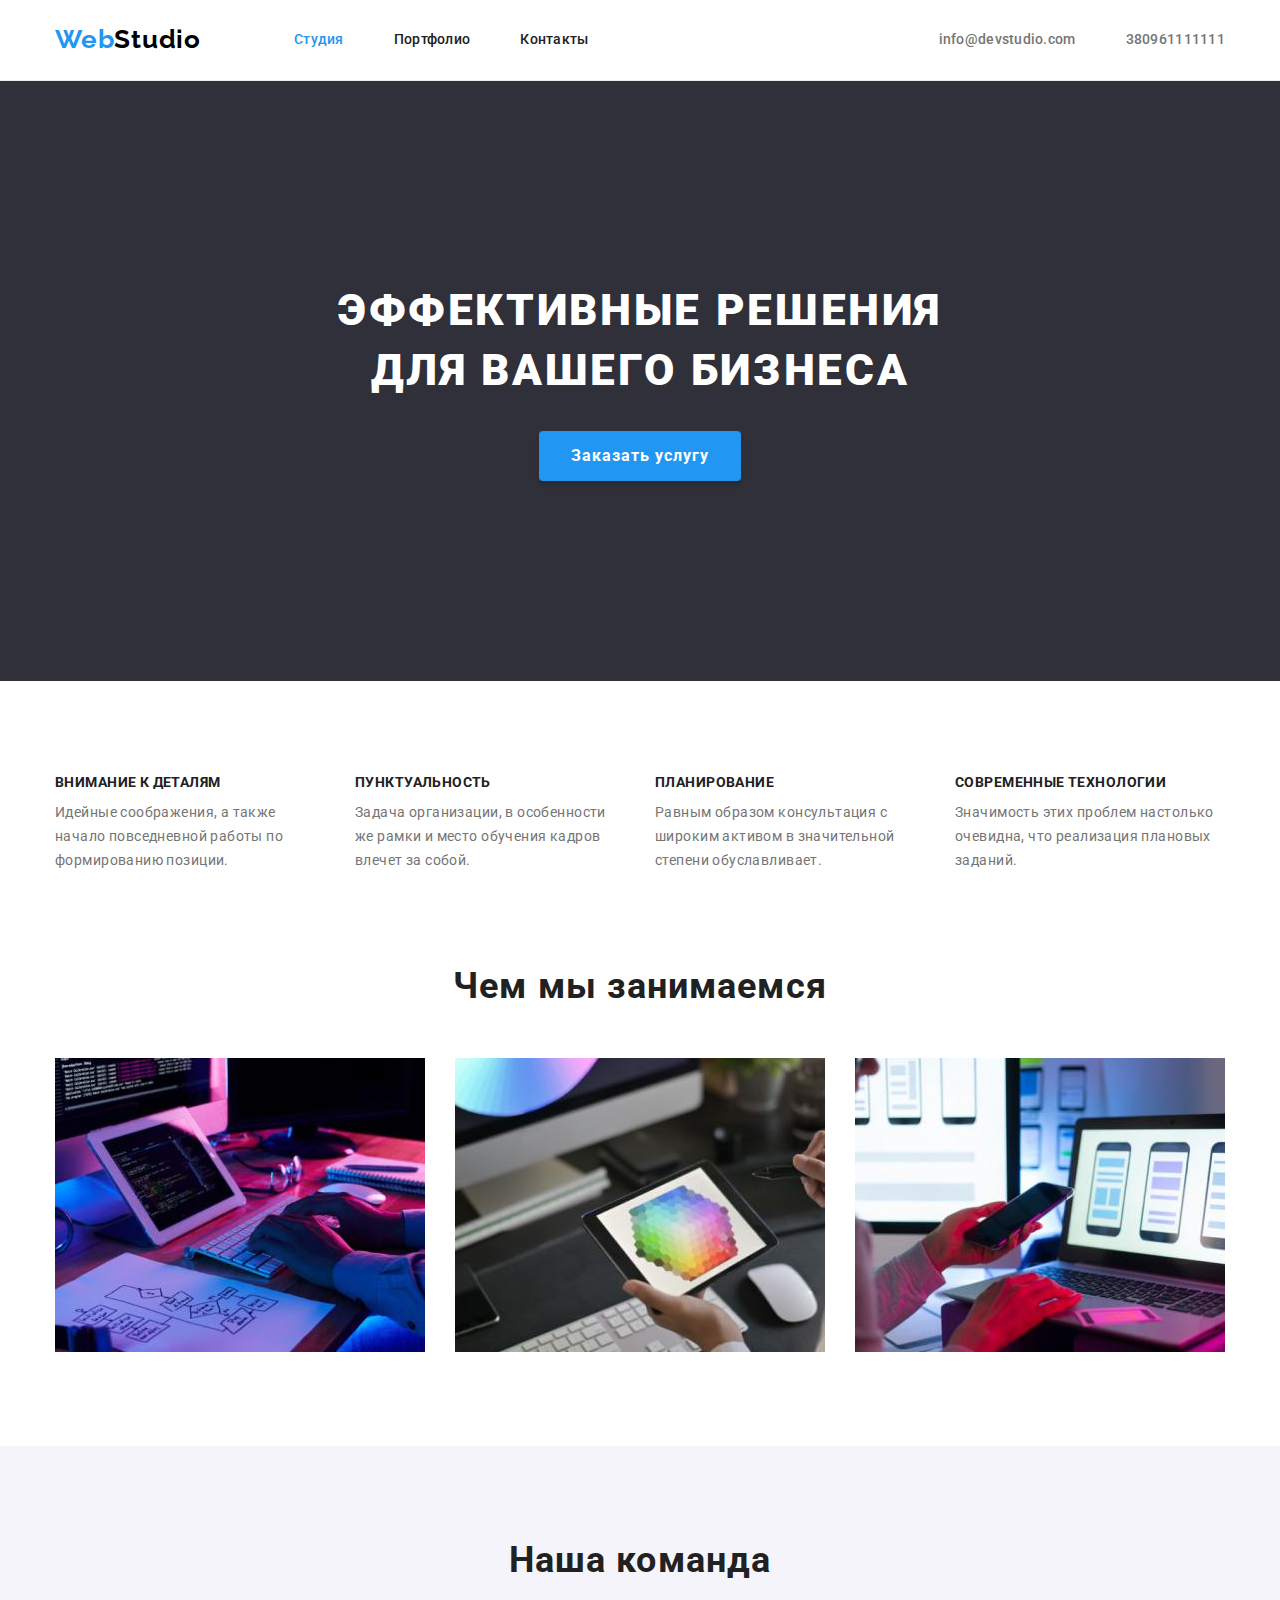
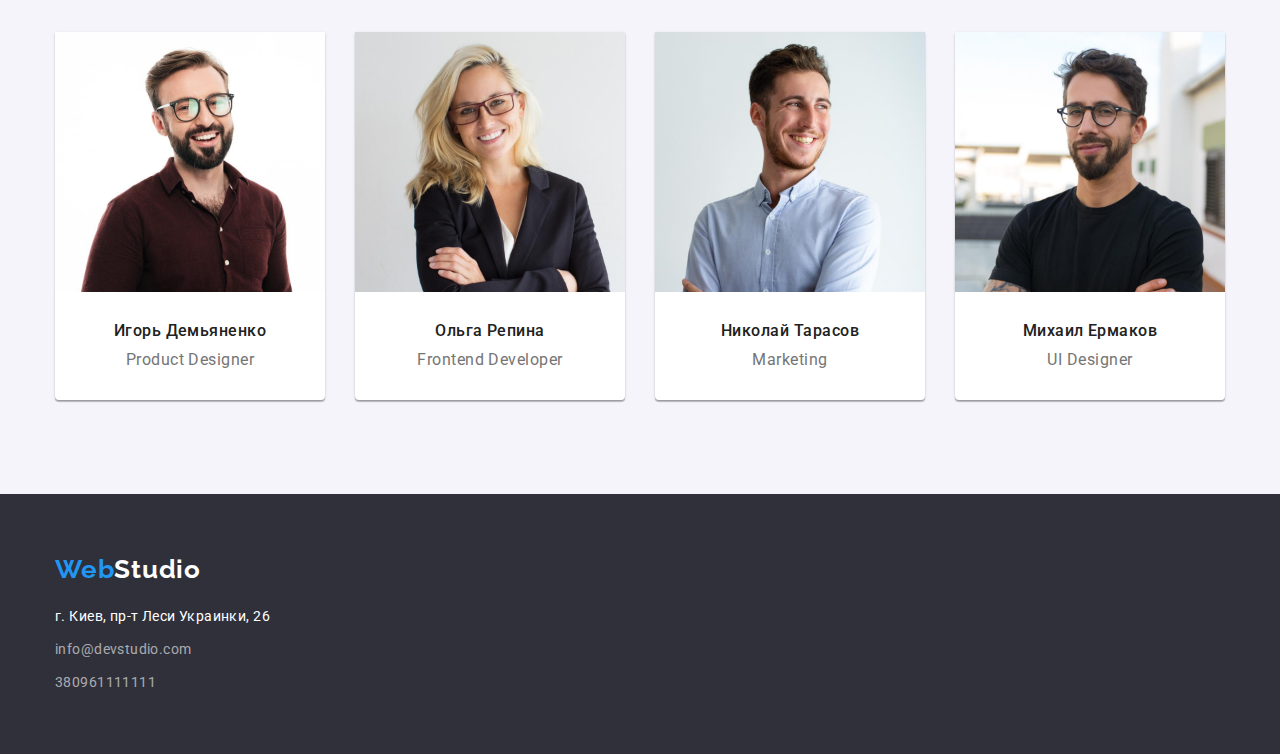
<file: index.html>
<!DOCTYPE html>
<html lang="ru">
  <head>
    <meta charset="UTF-8" />
    <meta http-equiv="X-UA-Compatible" content="IE=edge" />
    <meta name="viewport" content="width=device-width, initial-scale=1.0" />
    <title>WebStudio</title>
    <link
      rel="stylesheet"
      href="https://fonts.googleapis.com/css2?family=Raleway:wght@700&family=Roboto:wght@400;500;700;900&display=swap"
    />
    <link
      rel="stylesheet"
      href="https://cdnjs.cloudflare.com/ajax/libs/modern-normalize/1.1.0/modern-normalize.min.css"
    />
    <link rel="stylesheet" href="./css/slyles.css" />
  </head>
  <body>
    <header class="header-section">
      <div class="container header">
        <nav class="navigation position">
          <a href="/index.html" class="header-logo">
            <span class="logo-color-blue">Web</span>Studio</a
          >
          <ul class="site-navigation">
            <li class="navigation-list list">
              <a href="./index.html" class="link current">Студия</a>
            </li>
            <li class="navigation-list list">
              <a href="./portfolio.html" class="link">Портфолио</a>
            </li>
            <li class="navigation-list list">
              <a href="./portfolio.html" class="link">Контакты</a>
            </li>
          </ul>
        </nav>
        <ul class="contacts">
          <li class="contacts-list list">
            <a href="mailto:" class="link">info@devstudio.com</a>
          </li>
          <li class="contacts-list list">
            <a href="tel:+" class="link">380961111111</a>
          </li>
        </ul>
      </div>
    </header>
    <main>
      <section class="hero-section">
        <div class="container hero">
          <!-- hero -->
          <h1 class="hero-title">Эффективные решения для вашего бизнеса</h1>
          <button type="button" class="hero-button">Заказать услугу</button>
        </div>
      </section>
      <section class="advantages section">
        <div class="container">
          <h2 class="advantages-title visually-hidden">преимущества</h2>
          <!-- заголовок скроем в css -->
          <ul class="advantages-list">
            <li class="list">
              <h3 class="advantages-subtitle">Внимание к деталям</h3>
              <p class="advantages-description">
                Идейные соображения, а также начало повседневной работы по
                формированию позиции.
              </p>
            </li>
            <li class="list">
              <h3 class="advantages-subtitle">Пунктуальность</h3>
              <p class="advantages-description">
                Задача организации, в особенности же рамки и место обучения
                кадров влечет за собой.
              </p>
            </li>
            <li class="list">
              <h3 class="advantages-subtitle">Планирование</h3>
              <p class="advantages-description">
                Равным образом консультация с широким активом в значительной
                степени обуславливает.
              </p>
            </li>
            <li class="list">
              <h3 class="advantages-subtitle">Современные технологии</h3>
              <p class="advantages-description">
                Значимость этих проблем настолько очевидна, что реализация
                плановых заданий.
              </p>
            </li>
          </ul>
        </div>
      </section>
      <section class="businessline-section">
        <div class="container">
          <h2 class="businessline-title">Чем мы занимаемся</h2>
          <ul class="businessline-list">
            <li class="list">
              <img
                class="image"
                src="./images/image1.jpg"
                alt="Человек печатает на клавиатуре. Перед ним мокап дизайна. На ipad и на мониторе компьютера открыт редактор кода"
                width="370"
              />
            </li>
            <li class="list">
              <img
                class="image"
                src="./images/img2.jpg"
                alt="Девушка держит в руках ipad и рассматривает красочное изображение на экране"
                width="370"
              />
            </li>
            <li class="list">
              <img
                class="image"
                src="./images/img3.jpg"
                alt="Девушка сидит за ноутбуком с телефоном в руке, на экране ноутбука предоставлены разные варианты UI дизайна окон для телефонов"
                width="370"
              />
            </li>
          </ul>
        </div>
      </section>
      <section class="team-section section">
        <div class="container">
          <h2 class="team-title">Наша команда</h2>
          <ul class="team-list">
            <li class="list">
              <img
                class="image"
                src="./images/igor.jpg"
                alt="Фото"
                width="270"
              />
              <div class="image-description">
                <h3 class="team-subtitle">Игорь Демьяненко</h3>
                <p class="team-description">
                  <span lang="en">Product Designer</span>
                </p>
              </div>
            </li>
            <li class="list">
              <img
                class="image"
                src="./images/olga.jpg"
                alt="Фото"
                width="270"
              />
              <div class="image-description">
                <h3 class="team-subtitle">Ольга Репина</h3>
                <p class="team-description">
                  <span lang="en">Frontend Developer</span>
                </p>
              </div>
            </li>
            <li class="list">
              <img
                class="image"
                src="./images/nikolay.jpg"
                alt="Фото"
                width="270"
              />
              <div class="image-description">
                <h3 class="team-subtitle">Николай Тарасов</h3>
                <p class="team-description"><span lang="en">Marketing</span></p>
              </div>
            </li>
            <li class="list">
              <img
                class="image"
                src="./images/michail.jpg"
                alt="Фото"
                width="270"
              />
              <div class="image-description">
                <h3 class="team-subtitle">Михаил Ермаков</h3>
                <p class="team-description">
                  <span lang="en">UI Designer</span>
                </p>
              </div>
            </li>
          </ul>
        </div>
      </section>
    </main>
    <footer class="footer-section">
      <div class="container">
        <a href="/index.html" class="footer-logo">
          <span class="logo-color-blue">Web</span>Studio</a
        >
        <address>
          <ul class="footer-address">
            <li class="address-list list">
              <a
                href="http://goo.gl/maps/BJJgzseY3iaWjDUL6"
                target="_blank"
                rel="noopener noreferrer"
                class="link"
              >
                <span class="physical-address"
                  >г. Киев, пр-т Леси Украинки, 26</span
                ></a
              >
            </li>
            <li class="address-list list">
              <a href="mailto:" class="link">info@devstudio.com</a>
            </li>
            <li class="address-list list">
              <a href="tel:+" class="link">380961111111</a>
            </li>
          </ul>
        </address>
      </div>
    </footer>
  </body>
</html>
</file>
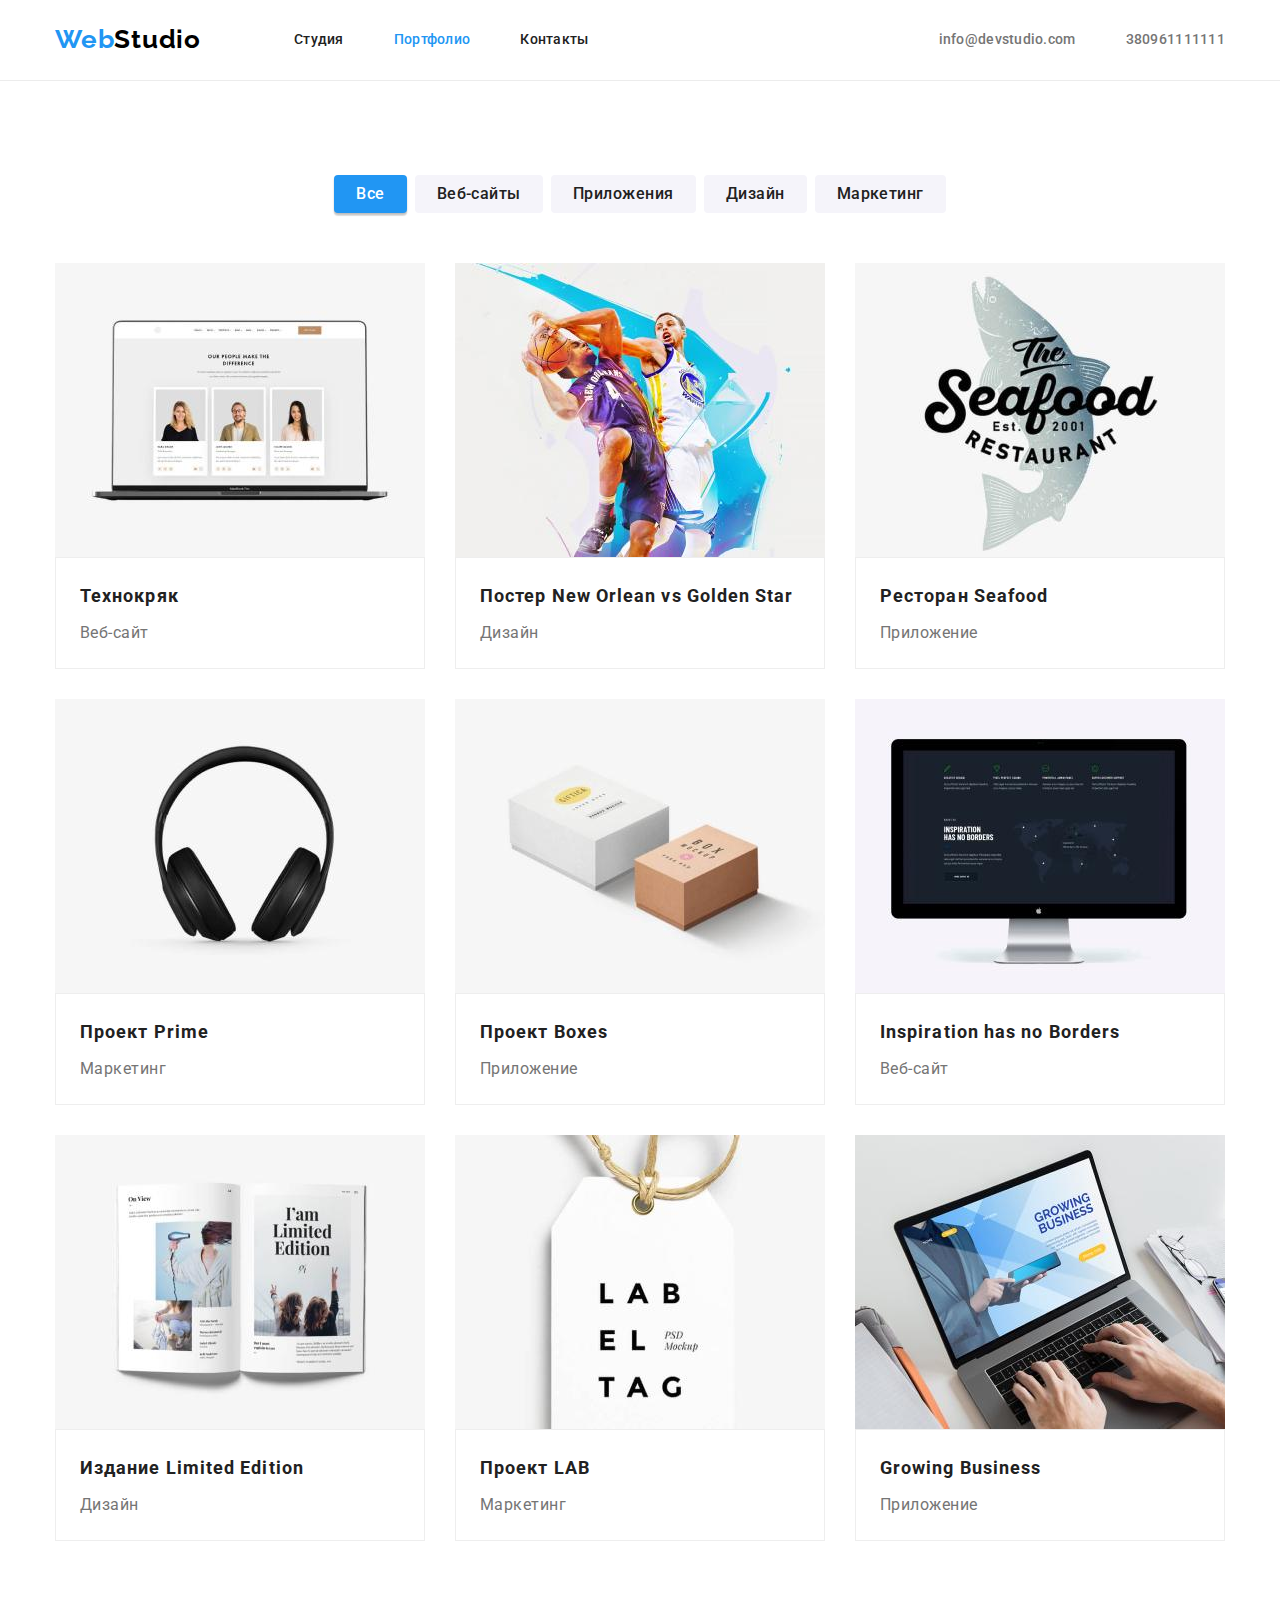
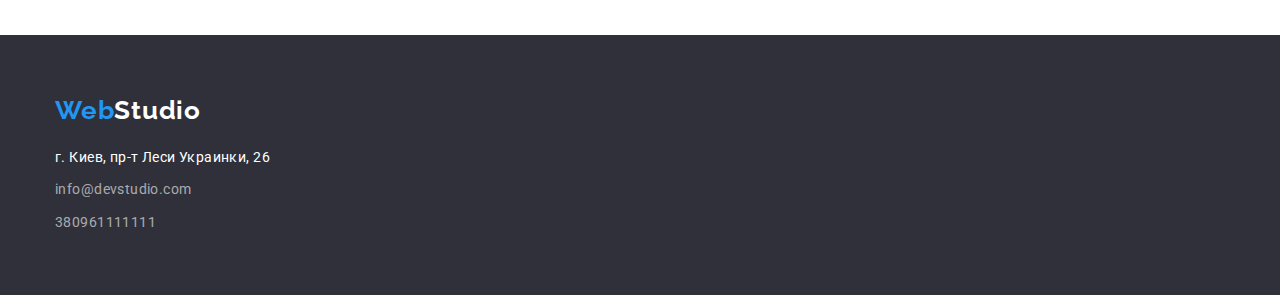
<file: portfolio.html>
<!DOCTYPE html>
<html lang="ru">
  <head>
    <meta charset="UTF-8" />
    <meta http-equiv="X-UA-Compatible" content="IE=edge" />
    <meta name="viewport" content="width=device-width, initial-scale=1.0" />
    <title>Portfolio</title>
    <link
      rel="stylesheet"
      href="https://fonts.googleapis.com/css2?family=Raleway:wght@700&family=Roboto:wght@400;500;700;900&display=swap"
    />
    <link
      rel="stylesheet"
      href="https://cdnjs.cloudflare.com/ajax/libs/modern-normalize/1.1.0/modern-normalize.min.css"
    />
    <link rel="stylesheet" href="./css/slyles.css" />
  </head>
  <body>
    <header class="header-section">
      <div class="container header">
        <nav class="navigation position">
          <a href="/index.html" class="header-logo">
            <span class="logo-color-blue">Web</span>Studio</a
          >
          <ul class="site-navigation">
            <li class="navigation-list list">
              <a href="./index.html" class="link">Студия</a>
            </li>
            <li class="navigation-list list">
              <a href="./portfolio.html" class="link current">Портфолио</a>
            </li>
            <li class="navigation-list list">
              <a href="./portfolio.html" class="link">Контакты</a>
            </li>
          </ul>
        </nav>
        <ul class="contacts">
          <li class="contacts-list list">
            <a href="mailto:" class="link">info@devstudio.com</a>
          </li>
          <li class="contacts-list list">
            <a href="tel:+" class="link">380961111111</a>
          </li>
        </ul>
      </div>
    </header>
    <main>
      <section class="works-examples section">
        <div class="container">
          <h1 class="visually-hidden">Примеры работ</h1>
          <!-- заголовок скроем в css -->
          <ul class="filter-buttons">
            <!-- фильтр -->
            <li class="list">
              <button type="button" class="portfolio-button all">Все</button>
            </li>
            <li class="list">
              <button type="button" class="portfolio-button">Веб-сайты</button>
            </li>
            <li class="list">
              <button type="button" class="portfolio-button">Приложения</button>
            </li>
            <li class="list">
              <button type="button" class="portfolio-button">Дизайн</button>
            </li>
            <li class="list">
              <button type="button" class="portfolio-button">Маркетинг</button>
            </li>
          </ul>
          <ul class="works-list">
            <!-- список работ -->
            <li class="list">
              <a href="#" class="link">
                <img
                  class="image"
                  src="./images/technokryak.jpg"
                  alt="На экране ноутбука открыта начальная старница сайта Технокряк"
                  width="370"
                />
                <div class="work-description">
                  <h2 class="workslist-subtitle">Технокряк</h2>
                  <p class="workslist-category">Веб-сайт</p>
                </div>
              </a>
            </li>
            <li class="list">
              <a href="#" class="link">
                <img
                  class="image"
                  src="./images/poster.jpg"
                  alt="Два баскитболиста сражаются за мяч"
                  width="370"
                />
                <div class="work-description">
                  <h2 class="workslist-subtitle">
                    Постер <span lang="en">New Orlean vs Golden Star</span>
                  </h2>
                  <p class="workslist-category">Дизайн</p>
                </div>
              </a>
            </li>
            <li class="list">
              <a href="#" class="link">
                <img
                  class="image"
                  src="./images/seafood.jpg"
                  alt="Логотип ресторана Seafood"
                  width="370"
                />
                <div class="work-description">
                  <h2 class="workslist-subtitle">
                    Ресторан <span lang="en">Seafood</span>
                  </h2>
                  <p class="workslist-category">Приложение</p>
                </div>
              </a>
            </li>
            <li class="list">
              <a href="#" class="link">
                <img
                  class="image"
                  src="./images/prime.jpg"
                  alt="Полноразмерные bluetooth наушники"
                  width="370"
                />
                <div class="work-description">
                  <h2 class="workslist-subtitle">
                    Проект <span lang="en">Prime</span>
                  </h2>
                  <p class="workslist-category">Маркетинг</p>
                </div>
              </a>
            </li>
            <li class="list">
              <a href="#" class="link">
                <img
                  class="image"
                  src="./images/boxes.jpg"
                  alt="Две коробки. Одна белая, другая светло-коричневая"
                  width="370"
                />
                <div class="work-description">
                  <h2 class="workslist-subtitle">
                    Проект <span lang="en">Boxes</span>
                  </h2>
                  <p class="workslist-category">Приложение</p>
                </div>
              </a>
            </li>
            <li class="list">
              <a href="#" class="link">
                <img
                  class="image"
                  src="./images/inspiration.jpg"
                  alt="На экране ноутбука открыта старница сайта"
                  width="370"
                />
                <div class="work-description">
                  <h2 class="workslist-subtitle">
                    <span lang="en">Inspiration has no Borders</span>
                  </h2>
                  <p class="workslist-category">Веб-сайт</p>
                </div>
              </a>
            </li>
            <li class="list">
              <a href="#" class="link">
                <img
                  class="image"
                  src="./images/limitededition.jpg"
                  alt="Открытый журнал, на страницах журанала иллюстации и статьи"
                  width="370"
                />
                <div class="work-description">
                  <h2 class="workslist-subtitle">
                    Издание <span lang="ru">Limited Edition</span>
                  </h2>
                  <p class="workslist-category">Дизайн</p>
                </div>
              </a>
            </li>
            <li class="list">
              <a href="#" class="link">
                <img
                  class="image"
                  src="./images/lab.jpg"
                  alt="Бирка со слоганом компании"
                  width="370"
                />
                <div class="work-description">
                  <h2 class="workslist-subtitle">
                    Проект <span lang="en">LAB</span>
                  </h2>
                  <p class="workslist-category">Маркетинг</p>
                </div>
              </a>
            </li>
            <li class="list">
              <a href="#" class="link">
                <img
                  class="image"
                  src="./images/growingbusiness.jpg"
                  alt="Человек печатает на ноутбуке. На экране ноутбука главная страница сайта"
                  width="370"
                />
                <div class="work-description">
                  <h2 class="workslist-subtitle">
                    <span lang="en">Growing Business</span>
                  </h2>
                  <p class="workslist-category">Приложение</p>
                </div>
              </a>
            </li>
          </ul>
        </div>
      </section>
    </main>
    <footer class="footer-section">
      <div class="container">
        <a href="/index.html" class="footer-logo">
          <span class="logo-color-blue">Web</span>Studio</a
        >
        <address>
          <ul class="footer-address">
            <li class="address-list list">
              <a
                href="http://goo.gl/maps/BJJgzseY3iaWjDUL6"
                target="_blank"
                rel="noopener noreferrer"
                class="link"
              >
                <span class="physical-address"
                  >г. Киев, пр-т Леси Украинки, 26</span
                ></a
              >
            </li>
            <li class="address-list list">
              <a href="mailto:" class="link">info@devstudio.com</a>
            </li>
            <li class="address-list list">
              <a href="tel:+" class="link">380961111111</a>
            </li>
          </ul>
        </address>
      </div>
    </footer>
  </body>
</html>
</file>
<file: css/slyles.css>
:root {
  --primary-font: Roboto, sans-serif;
  --primary-text-color: #757575;
  --titles-color: #212121;
  --accent-text-color: #ffffff;
  --primary-background-color: #ffffff;
  --secondary-background-color: #f5f4fa;
  --accent-background-color: #2f303a;
  --accent-blue-color: #2196f3;
}
body {
  background-color: var(--primary-background-color);
  color: var(--primary-text-color);
  font-family: var(--primary-font);
}
ul,
h1,
h2,
h3,
h4,
h5,
h6,
p {
  margin: 0;
}
ul {
  padding: 0;
}
button {
  cursor: pointer;
}

.visually-hidden {
  position: absolute;
  width: 1px;
  height: 1px;
  margin: -1px;
  border: 0;
  padding: 0;

  white-space: nowrap;
  clip-path: inset(100%);
  clip: rect(0 0 0 0);
  overflow: hidden;
}
/* container, sections settings */
.container {
  width: 1200px;
  padding-right: 15px;
  padding-left: 15px;
  margin-right: auto;
  margin-left: auto;
}
.section {
  padding-top: 94px;
  padding-bottom: 94px;
}
.team-section {
  background-color: var(--secondary-background-color);
}
.footer-section {
  padding: 60px 0;
  background-color: var(--accent-background-color);
}
.header-section {
  border-bottom: 1px solid #ececec;
}

/* link, list, image settings */
.list {
  list-style-type: none;
}
.link {
  text-decoration: none;
}
.image {
  display: block;
}

/* header and footer  */
.container.header {
  display: flex;
  align-items: center;
}

.navigation.position {
  display: flex;
  align-items: center;
  margin-right: auto;
}
.site-navigation {
  display: flex;
}
.site-navigation .navigation-list:not(:last-child),
.contacts .contacts-list:not(:last-child) {
  margin-right: 50px;
}
.contacts {
  display: flex;
}
.header-logo {
  margin-right: 93px;
  padding-top: 24px;
  padding-bottom: 25px;

  font-family: Raleway, sans-serif;
  font-weight: bold;
  font-size: 26px;
  line-height: 1.19;
  letter-spacing: 0.03em;
  color: #000000;
  text-decoration: none;
}
.footer-logo {
  font-family: Raleway, sans-serif;
  font-weight: bold;
  font-size: 26px;
  line-height: 1.19;
  letter-spacing: 0.03em;
  color: var(--accent-text-color);
  text-decoration: none;
  display: inline-block;
  margin-bottom: 20px;
}
.logo-color-blue {
  color: var(--accent-blue-color);
}

.site-navigation .link.current {
  color: var(--accent-blue-color);
}
.navigation-list,
.contacts-list {
  font-weight: 500;
  font-size: 14px;
  line-height: 1.14;
  letter-spacing: 0.02em;
  text-decoration: none;
}
.navigation-list .link {
  padding: 32px 0;
  color: var(--titles-color);
}
.contacts-list .link {
  padding: 32px 0;
  color: var(--primary-text-color);
}
.navigation-list .link:hover,
.navigation-list .link:focus,
.contacts-list .link:hover,
.contacts-list .link:focus,
.address-list .link:hover,
.address-list .link:focus {
  color: var(--accent-blue-color);
}

.address-list .link {
  font-size: 14px;
  line-height: 1.71;
  letter-spacing: 0.03em;
  color: rgba(255, 255, 255, 0.6);
  font-style: normal;
  display: inline-block;
}
.address-list:not(:last-child) {
  margin-bottom: 9px;
}
.physical-address {
  color: var(--accent-text-color);
}
/* .address-list .link:hover,
.address-list .link:focus {
  color: var(--accent-blue-color);
} */
/* main for a start page */
.hero-section {
  padding-top: 200px;
  padding-bottom: 200px;
  background-color: var(--accent-background-color);
}
.container.hero {
  width: 696px;
  text-align: center;
}

.hero-title {
  margin-bottom: 30px;

  font-weight: 900;
  font-size: 44px;
  line-height: 1.36;
  letter-spacing: 0.06em;
  text-transform: uppercase;
  color: var(--accent-text-color);
}
.hero-button {
  padding: 10px 32px;

  background: var(--accent-blue-color);
  box-shadow: 0px 4px 4px rgba(0, 0, 0, 0.15);
  border-radius: 4px;
  border: transparent;
  font-weight: bold;
  font-size: 16px;
  line-height: 1.88;
  letter-spacing: 0.06em;
  color: var(--accent-text-color);
}

.advantages-list,
.businessline-list,
.team-list {
  display: flex;
}
.advantages-list .list,
.team-list .list {
  width: calc((100% - 90px) / 4);
}
.advantages-list .list:not(:last-child),
.businessline-list .list:not(:last-child),
.team-list .list:not(:last-child) {
  margin-right: 30px;
}
.advantages-subtitle {
  font-weight: bold;
  font-size: 14px;
  line-height: 1.14;
  letter-spacing: 0.03em;
  text-transform: uppercase;
  color: var(--titles-color);
  margin-bottom: 10px;
}
.advantages-description {
  font-size: 14px;
  line-height: 1.71;
  letter-spacing: 0.03em;
  color: var(--primary-text-color);
}
.businessline-section {
  padding-top: 0px;
  padding-bottom: 94px;
}
.businessline-list .list {
  width: calc((100% - 60px) / 3);
}

.businessline-title,
.team-title {
  font-weight: bold;
  font-size: 36px;
  text-align: center;
  line-height: 1.16;
  letter-spacing: 0.03em;
  color: var(--titles-color);
  margin-bottom: 50px;
}

.image-description {
  padding-top: 30px;
  padding-bottom: 30px;
  text-align: center;
}
.team-list .list {
  background: #ffffff;
  box-shadow: 0px 1px 3px rgba(0, 0, 0, 0.12), 0px 1px 1px rgba(0, 0, 0, 0.14),
    0px 2px 1px rgba(0, 0, 0, 0.2);
  border-radius: 0px 0px 4px 4px;
}
.team-subtitle {
  margin-bottom: 10px;
  font-weight: 500;
  font-size: 16px;
  line-height: 1.18;
  letter-spacing: 0.03em;
  color: var(--titles-color);
}
.team-description {
  font-size: 16px;
  line-height: 1.18;
  letter-spacing: 0.03em;
  color: var(--primary-text-color);
}
/* main for portfolio page */
.filter-buttons {
  display: flex;
  justify-content: center;
  margin-bottom: 50px;
}
.filter-buttons .list:not(:last-child) {
  margin-right: 8px;
}
.portfolio-button {
  padding: 6px 22px;
  border-radius: 4px;
  border: transparent;

  background: #f5f4fa;
  font-weight: 500;
  font-size: 16px;
  line-height: 1.62;
  text-align: center;
  letter-spacing: 0.03em;
  color: var(--titles-color);
}
.portfolio-button.all {
  padding: 6px 22px;
  border-radius: 4px;
  border: transparent;
  box-shadow: 0px 3px 1px rgba(0, 0, 0, 0.1), 0px 1px 2px rgba(0, 0, 0, 0.08),
    0px 2px 2px rgba(0, 0, 0, 0.12);
  background: var(--accent-blue-color);
  color: var(--accent-text-color);
}
.portfolio-button:hover,
.portfolio-button:focus,
.button .active {
  background: var(--accent-blue-color);
  color: var(--accent-text-color);
  border: transparent;
  box-shadow: 0px 3px 1px rgba(0, 0, 0, 0.1), 0px 1px 2px rgba(0, 0, 0, 0.08),
    0px 2px 2px rgba(0, 0, 0, 0.12);
}

.works-list {
  display: flex;
  flex-wrap: wrap;
}
.works-list .list {
  width: calc((100% - 60px)) / 3;
  margin-bottom: 30px;
}
.works-list .list:nth-last-child(-n + 3) {
  margin-bottom: 0px;
}
.works-list .list:not(:nth-child(3n)) {
  margin-right: 30px;
}
.work-description {
  padding: 20px 24px;
  align-content: left;
  border: 1px solid #eeeeee;
}
.workslist-subtitle {
  font-weight: bold;
  font-size: 18px;
  line-height: 2;
  letter-spacing: 0.06em;
  color: var(--titles-color);
  margin-bottom: 4px;
}
.workslist-category {
  font-size: 16px;
  line-height: 1.87;
  letter-spacing: 0.03em;
  color: var(--primary-text-color);
}
</file>
